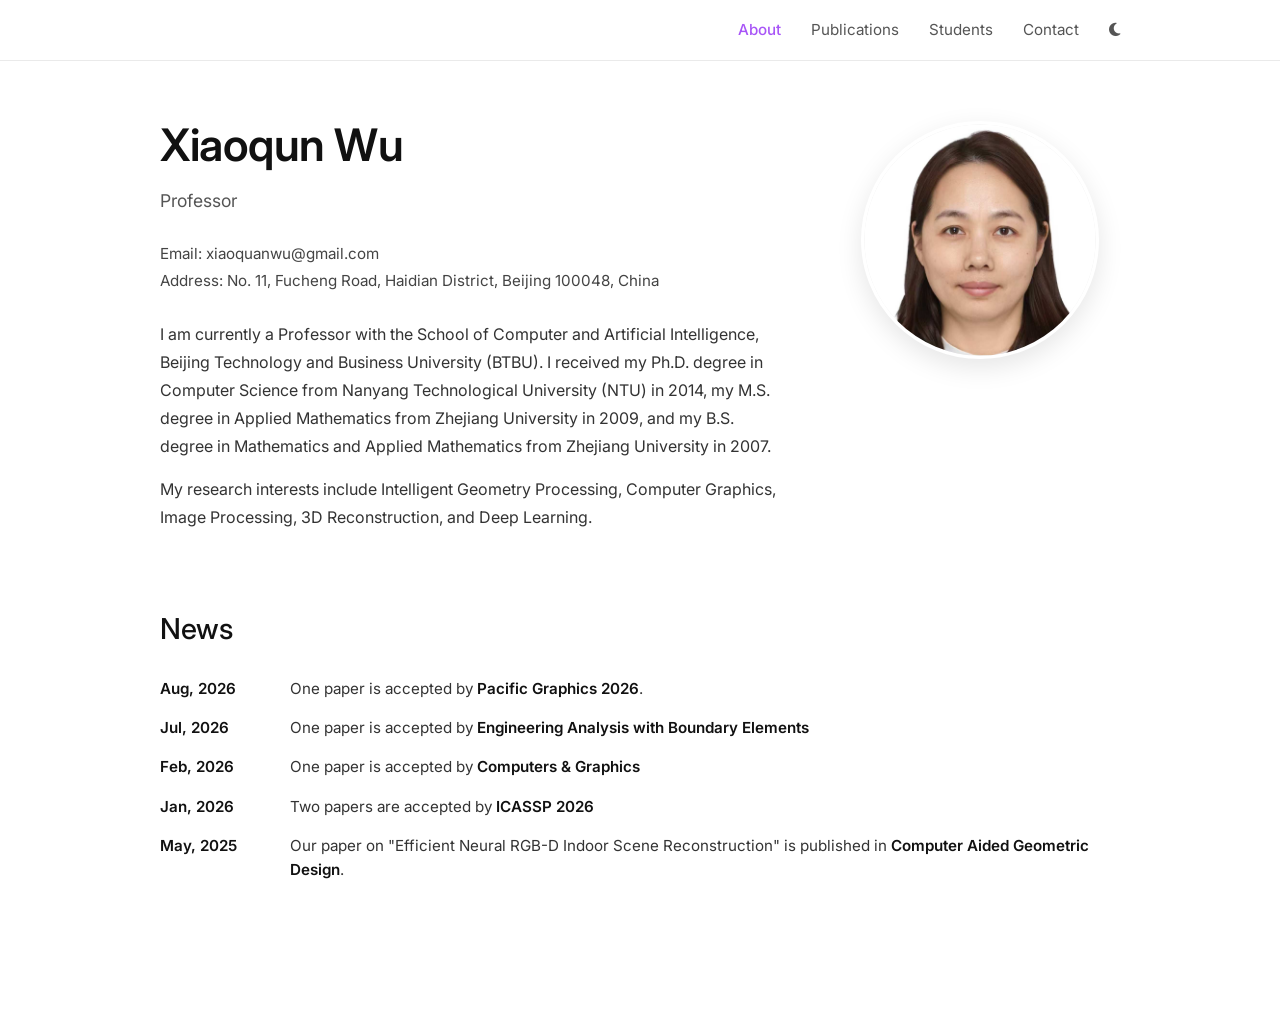
<file: index.html>
<!DOCTYPE html>
<html lang="en">
<head>
    <meta charset="UTF-8">
    <meta name="viewport" content="width=device-width, initial-scale=1.0">
    <title>Xiaoqun Wu - Homepage</title>
    <link rel="stylesheet" href="style.css">
    <!-- 引入 Font Awesome 图标库 -->
    <link rel="stylesheet" href="https://cdnjs.cloudflare.com/ajax/libs/font-awesome/6.4.0/css/all.min.css">
    <!-- 引入 Google 字体，更接近截图风格 -->
    <link rel="preconnect" href="https://fonts.googleapis.com">
    <link rel="preconnect" href="https://fonts.gstatic.com" crossorigin>
    <link href="https://fonts.googleapis.com/css2?family=Inter:wght@300;400;500;600&display=swap" rel="stylesheet">
</head>
<body>

    <!-- 顶部导航栏 -->
    <nav class="navbar">
        <div class="nav-container">
            <div class="nav-links">
                <a href="#about" class="active">About</a>
                <a href="publications.html">Publications</a>
                <a href="students.html">Students</a>
                <a href="#contact">Contact</a>
                <a href="#" class="theme-toggle"><i class="fas fa-moon"></i></a>
            </div>
        </div>
    </nav>

    <!-- 主内容区 -->
    <main class="main-content">
        
        <!-- About 版块 -->
        <section id="about" class="section about-section">
            <div class="about-text">
                <h1>Xiaoqun Wu</h1>
                <p class="subtitle">Professor</p>
                
                <div class="contact-info">
                    <p>Email: xiaoquanwu@gmail.com</p>
                    <p>Address: No. 11, Fucheng Road, Haidian District, Beijing 100048, China</p>
                </div>

                <div class="bio">
                    <p>
                        I am currently a Professor with the School of Computer and Artificial Intelligence, Beijing Technology and Business University (BTBU). I received my Ph.D. degree in Computer Science from Nanyang Technological University (NTU) in 2014, my M.S. degree in Applied Mathematics from Zhejiang University in 2009, and my B.S. degree in Mathematics and Applied Mathematics from Zhejiang University in 2007.
                    </p>
                    <p>
                        My research interests include Intelligent Geometry Processing, Computer Graphics, Image Processing, 3D Reconstruction, and Deep Learning.
                    </p>
                </div>
            </div>

            <!-- 右侧圆形头像 -->
            <div class="about-image">
                <img src="images/avatar.jpg" alt="Xiaoqun Wu" class="avatar">
            </div>
        </section>

        <!-- News 版块 (仿照截图) -->
        <section id="news" class="section news-section">
            <h2>News</h2>
            <div class="news-list">
                <div class="news-item">
                    <span class="date">Aug, 2026</span>
                    <span class="content">One paper is accepted by <em>Pacific Graphics 2026</em>.</span>
                </div>
                <div class="news-item">
                    <span class="date">Jul, 2026</span>
                    <span class="content">One paper is accepted by <em>Engineering Analysis with Boundary Elements</em> </span>
                </div>
                 <div class="news-item">
                    <span class="date">Feb, 2026</span>
                    <span class="content">One paper is accepted by <em>Computers & Graphics</em></span>
                </div>
                <div class="news-item">
                    <span class="date">Jan, 2026</span>
                    <span class="content">Two papers are accepted by <em>ICASSP 2026</em></span>
                </div>
          
                <div class="news-item">
                    <span class="date">May, 2025</span>
                    <span class="content">Our paper on "Efficient Neural RGB-D Indoor Scene Reconstruction" is published in <em>Computer Aided Geometric Design</em>.</span>
                </div>
            </div>
        </section>

        

    </main>

</body>
</html>
</file>
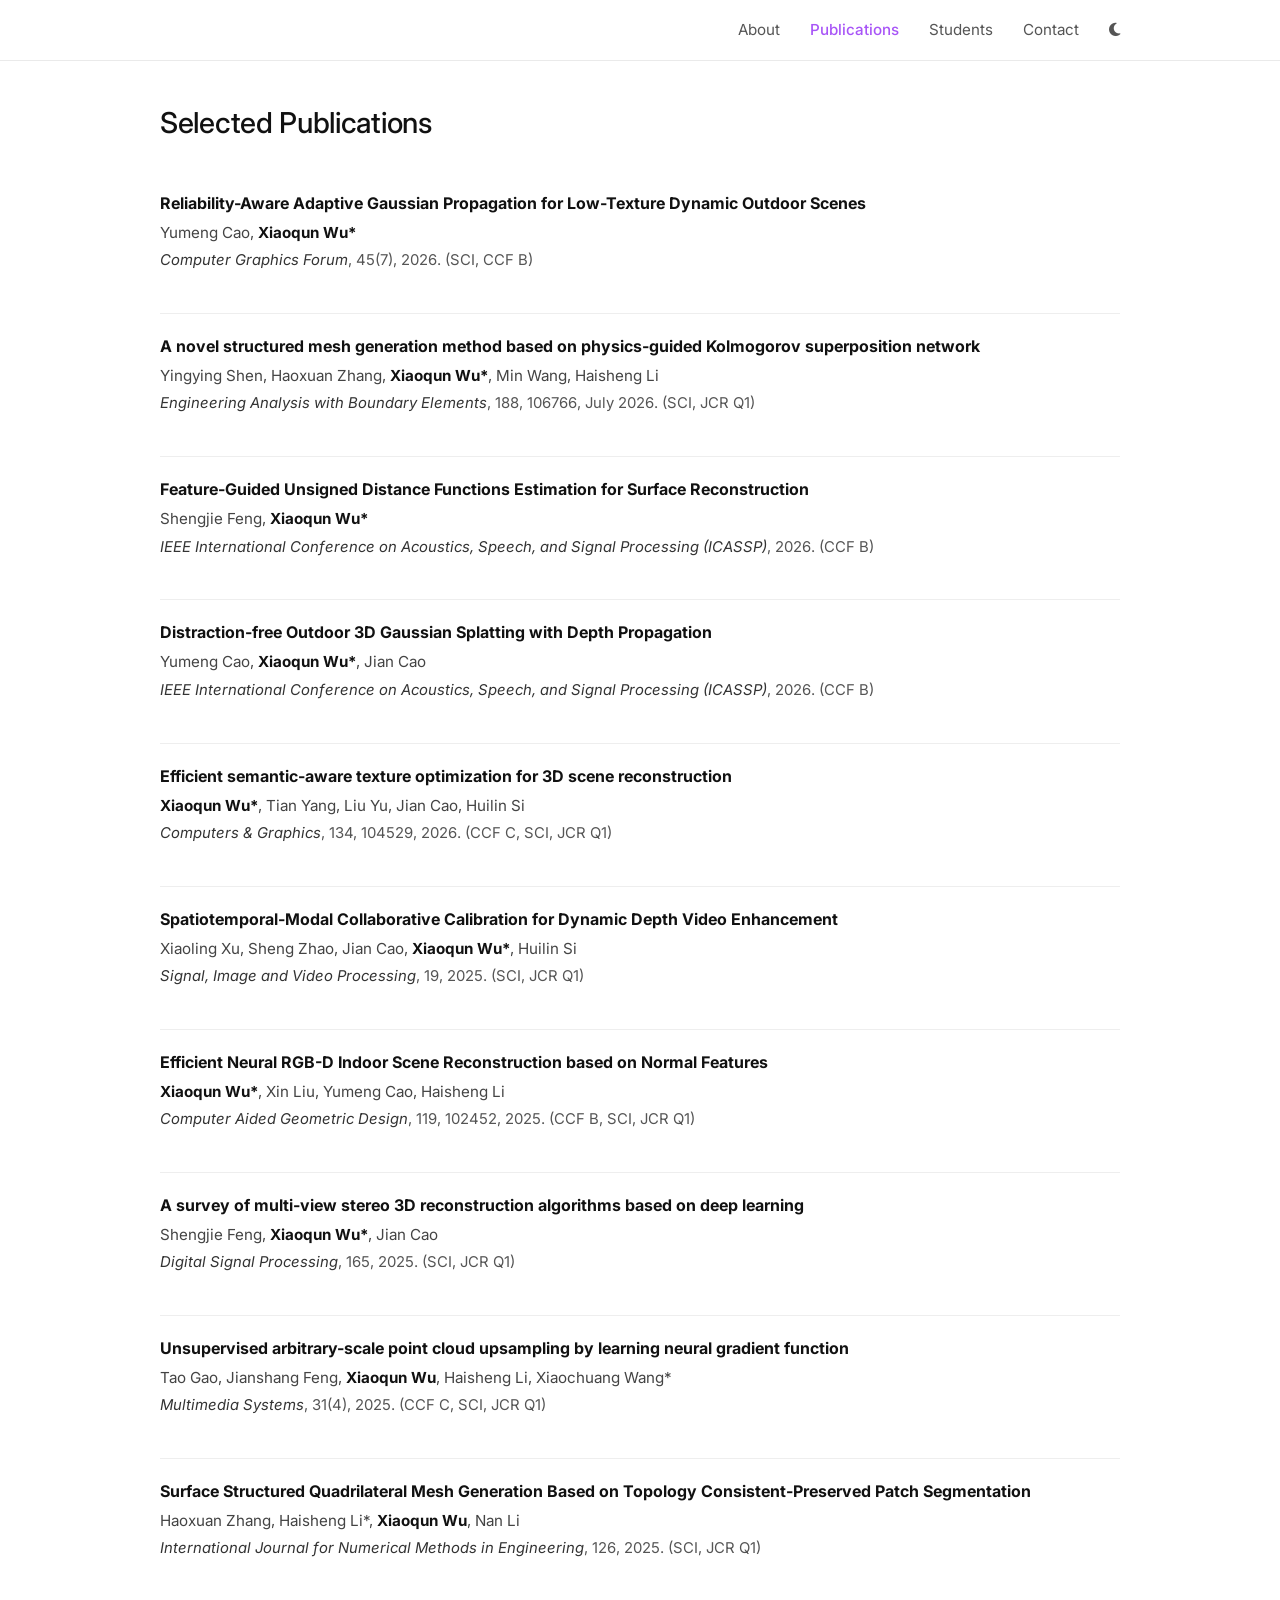
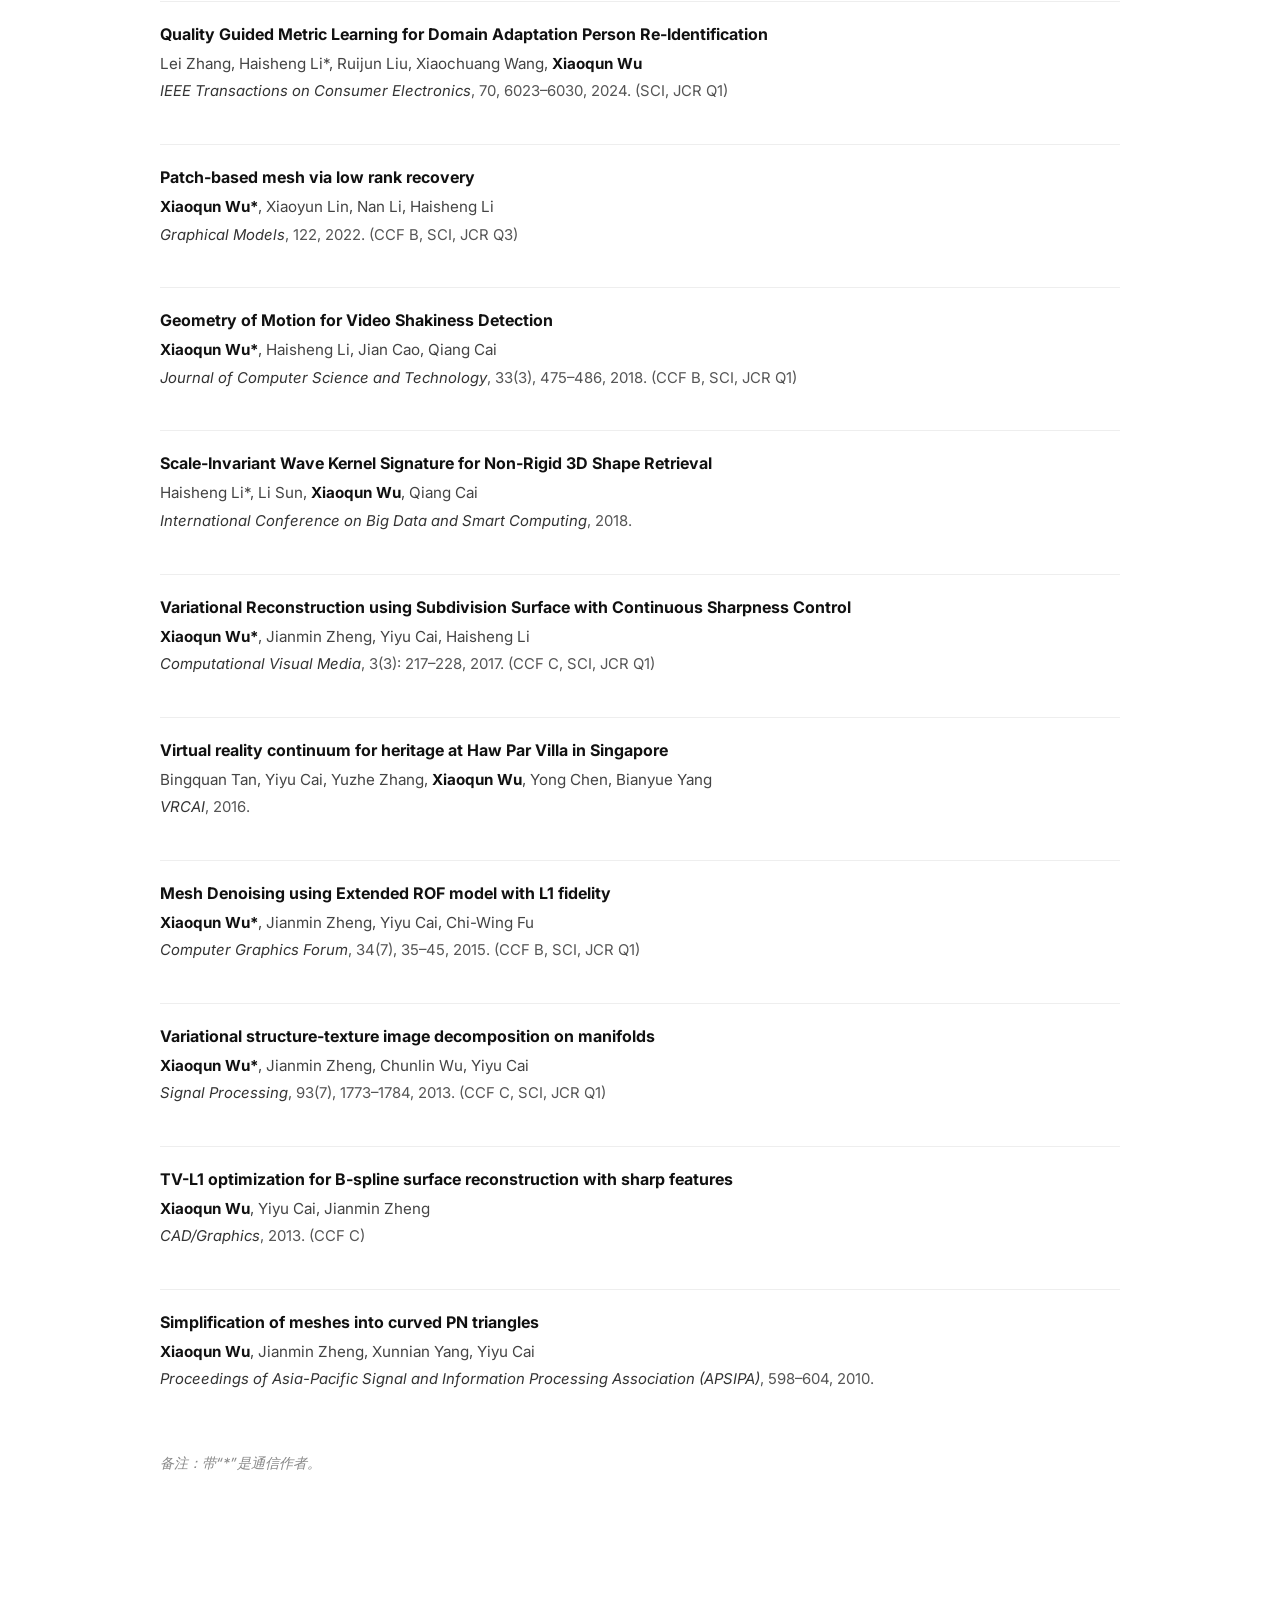
<file: publications.html>
<!DOCTYPE html>
<html lang="en">
<head>
    <meta charset="UTF-8">
    <meta name="viewport" content="width=device-width, initial-scale=1.0">
    <title>Publications - Xiaoqun Wu</title>
    <link rel="stylesheet" href="style.css">
    <link rel="stylesheet" href="https://cdnjs.cloudflare.com/ajax/libs/font-awesome/6.4.0/css/all.min.css">
    <link rel="preconnect" href="https://fonts.googleapis.com">
    <link rel="preconnect" href="https://fonts.gstatic.com" crossorigin>
    <link href="https://fonts.googleapis.com/css2?family=Inter:wght@300;400;500;600&display=swap" rel="stylesheet">
</head>
<body>

    <!-- 顶部导航栏 -->
    <nav class="navbar">
        <div class="nav-container">
            <div class="nav-links">
                <a href="index.html">About</a>
                <a href="publications.html" class="active">Publications</a>
                <a href="students.html">Students</a>
                <a href="index.html#contact">Contact</a>
                <a href="#" class="theme-toggle"><i class="fas fa-moon"></i></a>
            </div>
        </div>
    </nav>

    <!-- 主内容区 -->
    <main class="main-content">
        <section id="publications" class="section">
            <h2>Selected Publications</h2>

            <ol class="pub-list">

                <li>
                    <div class="pub-title">Reliability-Aware Adaptive Gaussian Propagation for Low-Texture Dynamic Outdoor Scenes</div>
                    <div class="pub-authors">Yumeng Cao, <strong>Xiaoqun Wu*</strong></div>
                    <div class="pub-venue"><em>Computer Graphics Forum</em>, 45(7), 2026. (SCI, CCF B)</div>
                </li>

                <li>
                    <div class="pub-title">A novel structured mesh generation method based on physics-guided Kolmogorov superposition network</div>
                    <div class="pub-authors">Yingying Shen, Haoxuan Zhang, <strong>Xiaoqun Wu*</strong>, Min Wang, Haisheng Li</div>
                    <div class="pub-venue"><em>Engineering Analysis with Boundary Elements</em>, 188, 106766, July 2026. (SCI, JCR Q1)</div>
                </li>

                <li>
                    <div class="pub-title">Feature-Guided Unsigned Distance Functions Estimation for Surface Reconstruction</div>
                    <div class="pub-authors">Shengjie Feng, <strong>Xiaoqun Wu*</strong></div>
                    <div class="pub-venue"><em>IEEE International Conference on Acoustics, Speech, and Signal Processing (ICASSP)</em>, 2026. (CCF B)</div>
                </li>

                <li>
                    <div class="pub-title">Distraction-free Outdoor 3D Gaussian Splatting with Depth Propagation</div>
                    <div class="pub-authors">Yumeng Cao, <strong>Xiaoqun Wu*</strong>, Jian Cao</div>
                    <div class="pub-venue"><em>IEEE International Conference on Acoustics, Speech, and Signal Processing (ICASSP)</em>, 2026. (CCF B)</div>
                </li>

                <li>
                    <div class="pub-title">Efficient semantic-aware texture optimization for 3D scene reconstruction</div>
                    <div class="pub-authors"><strong>Xiaoqun Wu*</strong>, Tian Yang, Liu Yu, Jian Cao, Huilin Si</div>
                    <div class="pub-venue"><em>Computers &amp; Graphics</em>, 134, 104529, 2026. (CCF C, SCI, JCR Q1)</div>
                </li>

                <li>
                    <div class="pub-title">Spatiotemporal-Modal Collaborative Calibration for Dynamic Depth Video Enhancement</div>
                    <div class="pub-authors">Xiaoling Xu, Sheng Zhao, Jian Cao, <strong>Xiaoqun Wu*</strong>, Huilin Si</div>
                    <div class="pub-venue"><em>Signal, Image and Video Processing</em>, 19, 2025. (SCI, JCR Q1)</div>
                </li>

                <li>
                    <div class="pub-title">Efficient Neural RGB-D Indoor Scene Reconstruction based on Normal Features</div>
                    <div class="pub-authors"><strong>Xiaoqun Wu*</strong>, Xin Liu, Yumeng Cao, Haisheng Li</div>
                    <div class="pub-venue"><em>Computer Aided Geometric Design</em>, 119, 102452, 2025. (CCF B, SCI, JCR Q1)</div>
                </li>

                <li>
                    <div class="pub-title">A survey of multi-view stereo 3D reconstruction algorithms based on deep learning</div>
                    <div class="pub-authors">Shengjie Feng, <strong>Xiaoqun Wu*</strong>, Jian Cao</div>
                    <div class="pub-venue"><em>Digital Signal Processing</em>, 165, 2025. (SCI, JCR Q1)</div>
                </li>

                <li>
                    <div class="pub-title">Unsupervised arbitrary-scale point cloud upsampling by learning neural gradient function</div>
                    <div class="pub-authors">Tao Gao, Jianshang Feng, <strong>Xiaoqun Wu</strong>, Haisheng Li, Xiaochuang Wang*</div>
                    <div class="pub-venue"><em>Multimedia Systems</em>, 31(4), 2025. (CCF C, SCI, JCR Q1)</div>
                </li>

                <li>
                    <div class="pub-title">Surface Structured Quadrilateral Mesh Generation Based on Topology Consistent-Preserved Patch Segmentation</div>
                    <div class="pub-authors">Haoxuan Zhang, Haisheng Li*, <strong>Xiaoqun Wu</strong>, Nan Li</div>
                    <div class="pub-venue"><em>International Journal for Numerical Methods in Engineering</em>, 126, 2025. (SCI, JCR Q1)</div>
                </li>

                <li>
                    <div class="pub-title">Quality Guided Metric Learning for Domain Adaptation Person Re-Identification</div>
                    <div class="pub-authors">Lei Zhang, Haisheng Li*, Ruijun Liu, Xiaochuang Wang, <strong>Xiaoqun Wu</strong></div>
                    <div class="pub-venue"><em>IEEE Transactions on Consumer Electronics</em>, 70, 6023–6030, 2024. (SCI, JCR Q1)</div>
                </li>

                <li>
                    <div class="pub-title">Patch-based mesh via low rank recovery</div>
                    <div class="pub-authors"><strong>Xiaoqun Wu*</strong>, Xiaoyun Lin, Nan Li, Haisheng Li</div>
                    <div class="pub-venue"><em>Graphical Models</em>, 122, 2022. (CCF B, SCI, JCR Q3)</div>
                </li>

                <li>
                    <div class="pub-title">Geometry of Motion for Video Shakiness Detection</div>
                    <div class="pub-authors"><strong>Xiaoqun Wu*</strong>, Haisheng Li, Jian Cao, Qiang Cai</div>
                    <div class="pub-venue"><em>Journal of Computer Science and Technology</em>, 33(3), 475–486, 2018. (CCF B, SCI, JCR Q1)</div>
                </li>

                <li>
                    <div class="pub-title">Scale-Invariant Wave Kernel Signature for Non-Rigid 3D Shape Retrieval</div>
                    <div class="pub-authors">Haisheng Li*, Li Sun, <strong>Xiaoqun Wu</strong>, Qiang Cai</div>
                    <div class="pub-venue"><em>International Conference on Big Data and Smart Computing</em>, 2018.</div>
                </li>

                <li>
                    <div class="pub-title">Variational Reconstruction using Subdivision Surface with Continuous Sharpness Control</div>
                    <div class="pub-authors"><strong>Xiaoqun Wu*</strong>, Jianmin Zheng, Yiyu Cai, Haisheng Li</div>
                    <div class="pub-venue"><em>Computational Visual Media</em>, 3(3): 217–228, 2017. (CCF C, SCI, JCR Q1)</div>
                </li>

                <li>
                    <div class="pub-title">Virtual reality continuum for heritage at Haw Par Villa in Singapore</div>
                    <div class="pub-authors">Bingquan Tan, Yiyu Cai, Yuzhe Zhang, <strong>Xiaoqun Wu</strong>, Yong Chen, Bianyue Yang</div>
                    <div class="pub-venue"><em>VRCAI</em>, 2016.</div>
                </li>

                <li>
                    <div class="pub-title">Mesh Denoising using Extended ROF model with L1 fidelity</div>
                    <div class="pub-authors"><strong>Xiaoqun Wu*</strong>, Jianmin Zheng, Yiyu Cai, Chi-Wing Fu</div>
                    <div class="pub-venue"><em>Computer Graphics Forum</em>, 34(7), 35–45, 2015. (CCF B, SCI, JCR Q1)</div>
                </li>

                <li>
                    <div class="pub-title">Variational structure-texture image decomposition on manifolds</div>
                    <div class="pub-authors"><strong>Xiaoqun Wu*</strong>, Jianmin Zheng, Chunlin Wu, Yiyu Cai</div>
                    <div class="pub-venue"><em>Signal Processing</em>, 93(7), 1773–1784, 2013. (CCF C, SCI, JCR Q1)</div>
                </li>

                <li>
                    <div class="pub-title">TV-L1 optimization for B-spline surface reconstruction with sharp features</div>
                    <div class="pub-authors"><strong>Xiaoqun Wu</strong>, Yiyu Cai, Jianmin Zheng</div>
                    <div class="pub-venue"><em>CAD/Graphics</em>, 2013. (CCF C)</div>
                </li>

                <li>
                    <div class="pub-title">Simplification of meshes into curved PN triangles</div>
                    <div class="pub-authors"><strong>Xiaoqun Wu</strong>, Jianmin Zheng, Xunnian Yang, Yiyu Cai</div>
                    <div class="pub-venue"><em>Proceedings of Asia-Pacific Signal and Information Processing Association (APSIPA)</em>, 598–604, 2010.</div>
                </li>

            </ol>

            <p class="pub-note">备注：带“*”是通信作者。</p>
        </section>
    </main>

</body>
</html>
</file>
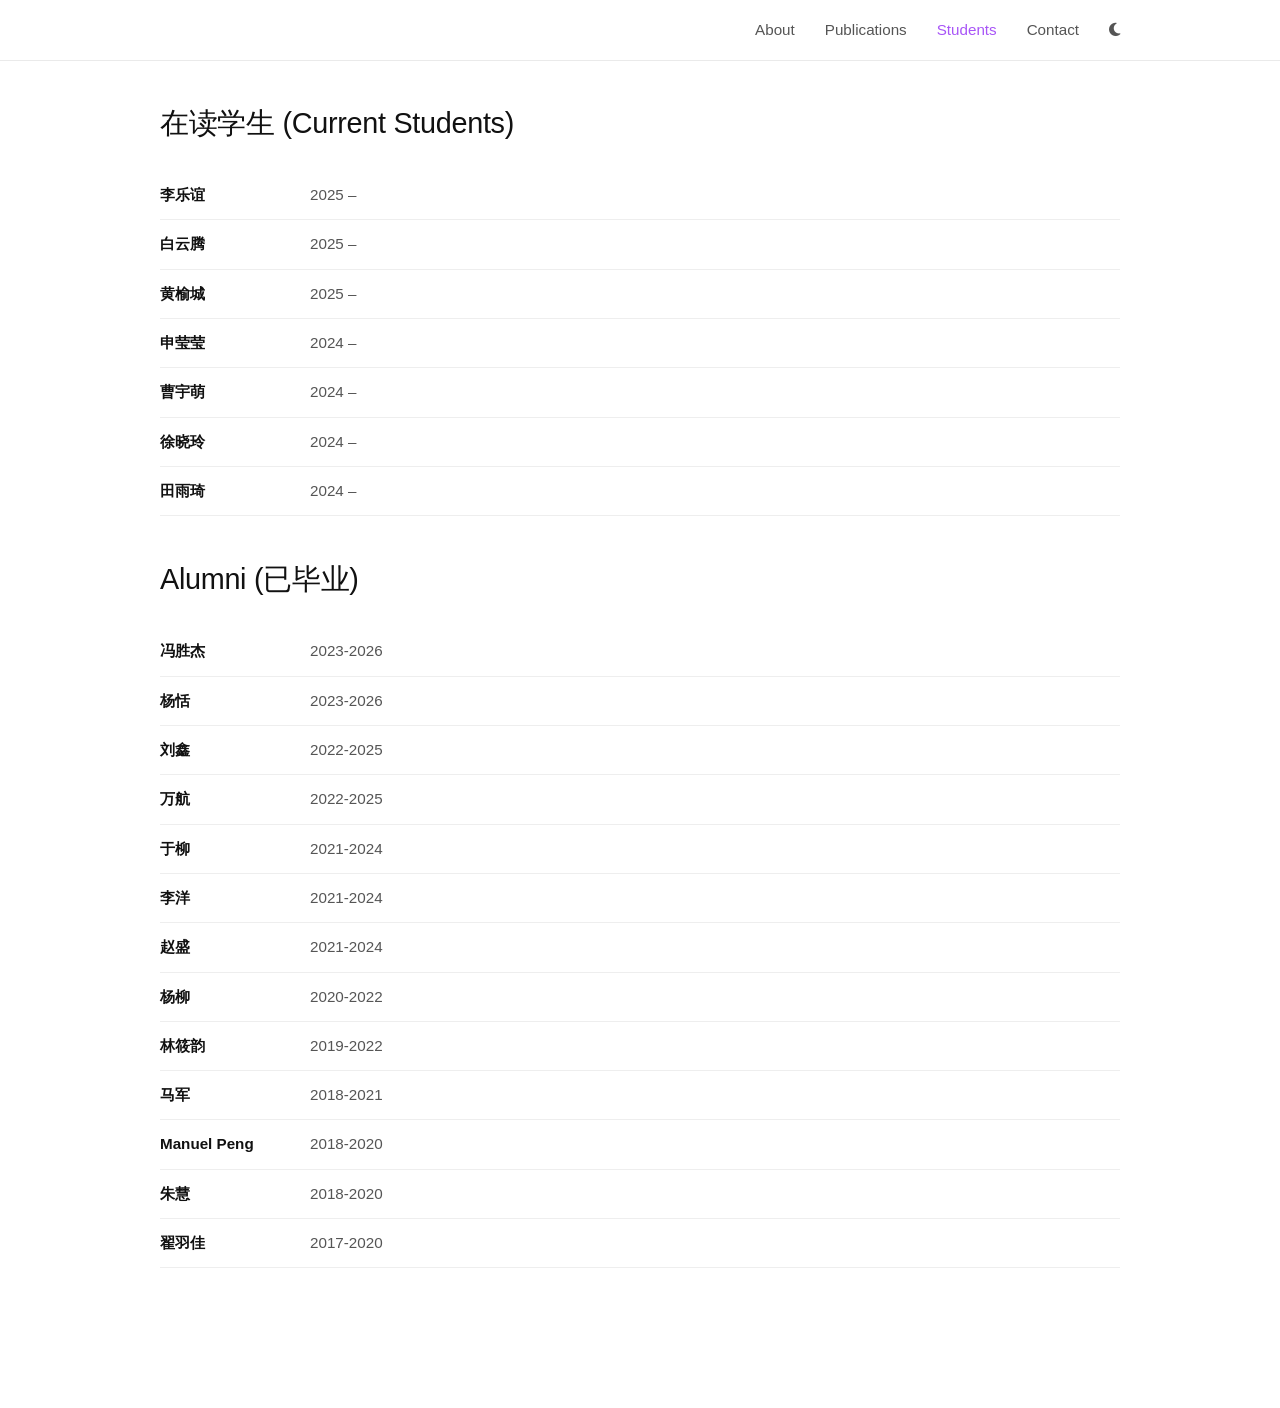
<file: students.html>
<!DOCTYPE html>
<html lang="en">
<head>
    <meta charset="UTF-8">
    <meta name="viewport" content="width=device-width, initial-scale=1.0">
    <title>Students - Xiaoqun Wu</title>
    <link rel="stylesheet" href="style.css">
    <link rel="stylesheet" href="https://cdnjs.cloudflare.com/ajax/libs/font-awesome/6.4.0/css/all.min.css">
</head>
<body>

    <!-- 导航栏（和 index.html 一样） -->
    <nav class="navbar">
        <div class="nav-container">
            <div class="nav-links">
                <a href="index.html">About</a>
                <a href="publications.html">Publications</a>
                <a href="students.html" class="active">Students</a>
                <a href="contact.html">Contact</a>
                <a href="#" class="theme-toggle"><i class="fas fa-moon"></i></a>
            </div>
        </div>
    </nav>

    <!-- 主内容 -->
    <main class="main-content">
        <section id="students" class="section">
    <h2>在读学生 (Current Students)</h2>
    <ul class="student-list">
        <li>
            <span class="name">李乐谊</span>
            <span class="year">2025 –</span>
           
        </li>
        <li>
            <span class="name">白云腾</span>
            <span class="year">2025 –</span>
           
        </li>
        <li>
            <span class="name">黄榆城</span>
            <span class="year">2025 –</span>
            
        </li>
        <li>
            <span class="name">申莹莹</span>
            <span class="year">2024 –</span>
           
        </li>
        <li>
            <span class="name">曹宇萌</span>
            <span class="year">2024 –</span>
         
        </li>
        <li>
            <span class="name">徐晓玲</span>
            <span class="year">2024 –</span>
            
        </li>
        <li>
            <span class="name">田雨琦</span>
            <span class="year">2024 –</span>
          
        </li>
    </ul>

    <h2>Alumni (已毕业)</h2>
    <ul class="student-list">
        <li>
            <span class="name">冯胜杰</span>
            <span class="year">2023-2026</span>

        </li>
        <li>
            <span class="name">杨恬</span>
            <span class="year">2023-2026</span>
            <span class="note"></span>
        </li>
        <li>
            <span class="name">刘鑫</span>
            <span class="year">2022-2025</span>
            <span class="note"></span>
        </li>
        <li>
            <span class="name">万航</span>
            <span class="year">2022-2025</span>
            <span class="note"></span>
        </li>
        <li>
            <span class="name">于柳</span>
            <span class="year">2021-2024</span>
            <span class="note"></span>
        </li>
        <li>
            <span class="name">李洋</span>
            <span class="year">2021-2024</span>
            <span class="note"></span>
        </li>
        <li>
            <span class="name">赵盛</span>
            <span class="year">2021-2024</span>
            <span class="note"></span>
        </li>
        <li>
            <span class="name">杨柳</span>
            <span class="year">2020-2022</span>
            <span class="note"></span>
        </li>
        <li>
            <span class="name">林筱韵</span>
            <span class="year">2019-2022</span>
            <span class="note"></span>
        </li>
        <li>
            <span class="name">马军</span>
            <span class="year">2018-2021</span>
            <span class="note"></span>
        </li>
        <li>
            <span class="name">Manuel Peng</span>
            <span class="year">2018-2020</span>
            <span class="note"></span>
        </li>
        <li>
            <span class="name">朱慧</span>
            <span class="year">2018-2020</span>
            <span class="note"></span>
        </li>
        <li>
            <span class="name">翟羽佳</span>
            <span class="year">2017-2020</span>
            <span class="note"></span>
        </li>
    </ul>
</section>
    </main>

</body>
</html>
</file>
<file: style.css>
/* ========== 全局重置 ========== */
* {
    margin: 0;
    padding: 0;
    box-sizing: border-box;
}

html {
    scroll-behavior: smooth;
}

body {
    font-family: 'Inter', -apple-system, BlinkMacSystemFont, "Segoe UI", Roboto, sans-serif;
    background-color: #ffffff;
    color: #1a1a1a;
    line-height: 1.6;
    padding-top: 60px; /* 留出顶部导航栏高度 */
}

/* ========== 顶部导航栏 ========== */
.navbar {
    position: fixed;
    top: 0;
    left: 0;
    width: 100%;
    background-color: rgba(255, 255, 255, 0.95);
    backdrop-filter: blur(10px);
    border-bottom: 1px solid #eaeaea;
    z-index: 1000;
}

.nav-container {
    max-width: 1000px;
    margin: 0 auto;
    padding: 0 20px;
    display: flex;
    justify-content: flex-end;
    height: 60px;
    align-items: center;
}

.nav-links {
    display: flex;
    gap: 30px;
    align-items: center;
}

.nav-links a {
    text-decoration: none;
    color: #555;
    font-size: 0.95rem;
    font-weight: 400;
    transition: color 0.2s;
}

.nav-links a:hover {
    color: #a855f7; /* 截图中的紫色 */
}

.nav-links a.active {
    color: #a855f7;
    font-weight: 500;
}

.theme-toggle {
    color: #888;
    font-size: 1rem;
}

/* ========== 主内容区 ========== */
.main-content {
    max-width: 1000px;
    margin: 0 auto;
    padding: 40px 20px 80px;
}

.section {
    margin-bottom: 60px;
}

/* ========== About 版块 ========== */
.about-section {
    display: flex;
    justify-content: space-between;
    align-items: flex-start;
    gap: 60px;
}

.about-text {
    flex: 1;
    padding-top: 10px;
}

.about-text h1 {
    font-size: 2.8rem;
    font-weight: 600;
    color: #111;
    margin-bottom: 5px;
    letter-spacing: -0.5px;
}

.subtitle {
    font-size: 1.1rem;
    color: #555;
    margin-bottom: 25px;
}

.contact-info {
    font-size: 0.95rem;
    color: #444;
    margin-bottom: 25px;
    line-height: 1.8;
}

.bio p {
    font-size: 1rem;
    color: #333;
    line-height: 1.75;
    margin-bottom: 15px;
}

/* 右侧圆形头像 */
.about-image {
    flex-shrink: 0;
    width: 280px;
    height: 280px;
}

.avatar {
   width: 100%;
    height: 100%;
    border-radius: 50%;
    object-fit: cover;
    object-position: center 10%;   /* 往上移，露出更多肩膀 */
    transform: scale(0.85);        /* 关键：整体缩小到 85% */
    transform-origin: center;      /* 缩放中心点 */
    box-shadow: 0 10px 30px rgba(0, 0, 0, 0.1);
    border: 4px solid #fff;
    background-color: #eee;
}

/* ========== News 版块 ========== */
.news-section h2,
.section h2 {
    font-size: 1.8rem;
    font-weight: 500;
    color: #111;
    margin-bottom: 25px;
    letter-spacing: -0.3px;
}

.news-list {
    display: flex;
    flex-direction: column;
    gap: 15px;
}

.news-item {
    display: flex;
    gap: 30px;
    font-size: 0.95rem;
    line-height: 1.6;
}

.news-item .date {
    flex-shrink: 0;
    width: 100px;
    font-weight: 600;
    color: #111;
}

.news-item .content {
    color: #333;
}

.news-item .content em {
    font-style: normal;
    font-weight: 600;
    color: #111;
}

/* ========== Publications 版块 ========== */
.pub-list {
    list-style: none;
    padding: 0;
    counter-reset: pub-counter;
    margin-bottom: 20px;
}

.pub-list > li {
    padding-top: 20px;
    padding-bottom: 40px;
    border-bottom: 1px solid #eee;
}

.pub-list > li:last-child {
    border-bottom: none;
}

.pub-title {
    font-size: 1rem;
    font-weight: 700;
    color: #111;
    line-height: 1.5;
    margin-bottom: 6px;
}

.pub-authors {
    font-size: 0.95rem;
    color: #444;
    line-height: 1.6;
    margin-bottom: 4px;
}

.pub-authors strong {
    font-weight: 700;
    color: #111;
}

.pub-venue {
    font-size: 0.93rem;
    color: #555;
    line-height: 1.6;
}

.pub-venue em {
    font-style: italic;
    color: #333;
}

.pub-note {
    font-size: 0.88rem;
    color: #888;
    font-style: italic;
    margin-top: 10px;
}
.student-list {
    list-style: none;
    padding: 0;
    margin-bottom: 40px;
}

.student-list li {
    display: grid;
    grid-template-columns: 130px 120px 1fr;   /* 姓名列改成 130px */
    gap: 20px;
    padding: 12px 0;
    border-bottom: 1px solid #eee;
    font-size: 0.95rem;
    line-height: 1.6;
    align-items: baseline;
}

.student-list .name {
    font-weight: 600;
    color: #111;
}

.student-list .year {
    color: #555;
    font-variant-numeric: tabular-nums;
}

.student-list .note {
    color: #333;
}

@media (max-width: 600px) {
    .student-list li {
        grid-template-columns: 1fr;
        gap: 4px;
    }
}
/* ========== 响应式设计 (手机端) ========== */
@media (max-width: 768px) {
    body {
        padding-top: 50px;
    }

    .nav-container {
        height: 50px;
        justify-content: center;
    }

    .nav-links {
        gap: 15px;
    }

    .nav-links a {
        font-size: 0.85rem;
    }

    .about-section {
        flex-direction: column-reverse; /* 手机上头像在上，文字在下 */
        align-items: center;
        gap: 30px;
        text-align: center;
    }

    .about-text h1 {
        font-size: 2.2rem;
    }

    .about-image {
        width: 200px;
        height: 200px;
    }

    .news-item {
        flex-direction: column;
        gap: 5px;
    }

    .news-item .date {
        width: auto;
    }

    .contact-info {
        font-size: 0.9rem;
    }
}
</file>
